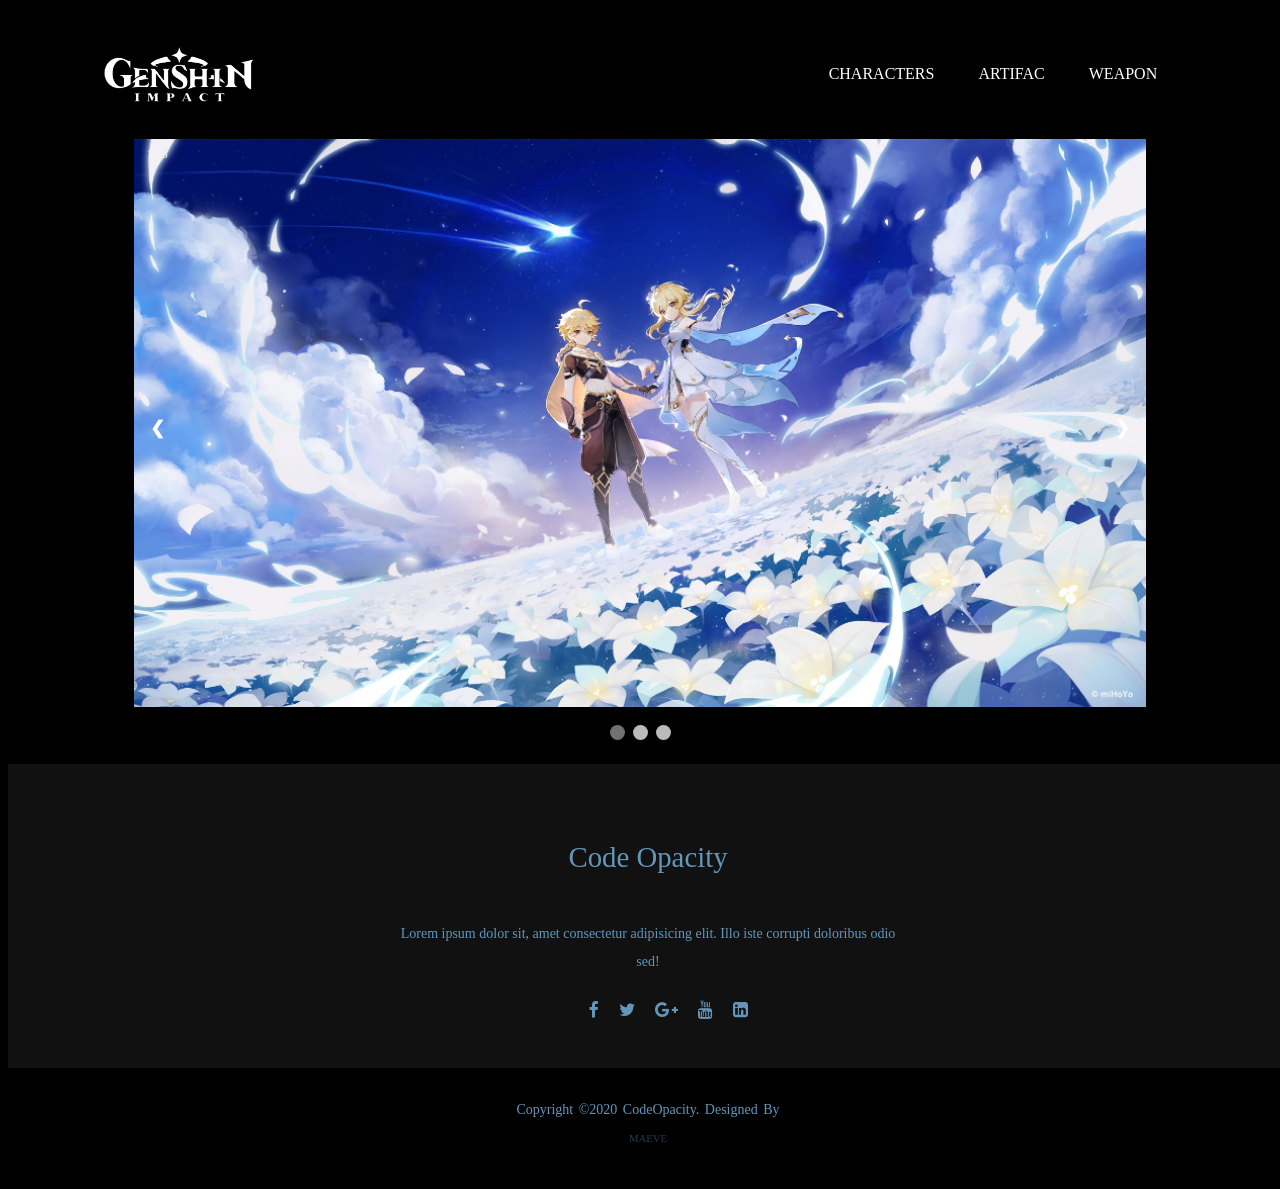
<file: index.html>
<!DOCTYPE html>
<html>
<head>
    <meta name="viewport" content="width=device-width, initial-scale=1">
    <link rel="stylesheet" href="index.css">
    <link rel="stylesheet" href="https://stackpath.bootstrapcdn.com/font-awesome/4.7.0/css/font-awesome.min.css">
    <title>Genshin Impact</title>
</head>
<body>
    <div class="banner">
        <div class="navbar">
            <a href="home.html"><img src="img/pic1.png" class="logo"></a> 
            <div class="menu">
                <ul>
                    <li><a href="characters.html">characters</a></li>
                    <li><a href="http://">artifac</a></li>
                    <li><a href="http://">weapon</a></li>
                </ul>
            </div>
        </div>
    <div class="slideshow-container">
        <div class="mySlides fade">
            <div class="numbertext">1 / 3</div>
            <img src="img/Genshin Impact HD Wallpaper.png" style="width:100%">
            <div class="text"></div>
        </div>
        <div class="mySlides fade">
            <div class="numbertext">2 / 3</div>
            <img src="img/genshin impact anime game live wallpaper › Live Wallpapers or Animated Wallpapers Videos - Images _ DesktopHut.webp" style="width:100%">
            <div class="text"></div>
        </div>
        <div class="mySlides fade">
            <div class="numbertext">3 / 3</div>
            <img src="img/•°GENSHIN IMPACT•°.jpg" style="width:100%">
            <div class="text"></div>
        </div>
        <a class="prev" onclick="plusSlides(-1)">&#10094;</a>
        <a class="next" onclick="plusSlides(1)">&#10095;</a>
    </div>
    <br>
    <div style="text-align:center">
        <span class="dot" onclick="currentSlide(1)"></span>
        <span class="dot" onclick="currentSlide(2)"></span>
        <span class="dot" onclick="currentSlide(3)"></span>
    </div>
    <script src="script.js"></script>
    <footer>
        <div class="footer-content">
            <h3>code opacity</h3>
            <p>Lorem ipsum dolor sit, amet consectetur adipisicing elit. Illo iste corrupti doloribus odio sed!</p>
            <ul class="socials">
                <li><a href="#"><i class="fa fa-facebook"></i></a></li>
                <li><a href="#"><i class="fa fa-twitter"></i></a></li>
                <li><a href="#"><i class="fa fa-google-plus"></i></a></li>
                <li><a href="#"><i class="fa fa-youtube"></i></a></li>
                <li><a href="#"><i class="fa fa-linkedin-square"></i></a></li>
            </ul>
        </div>
        <div class="footer-bottom">
            <p>copyright &copy;2020 codeOpacity. designed by <h6>maeve</h6></p>
        </div>
    </footer>
</body>
</html>
</file>
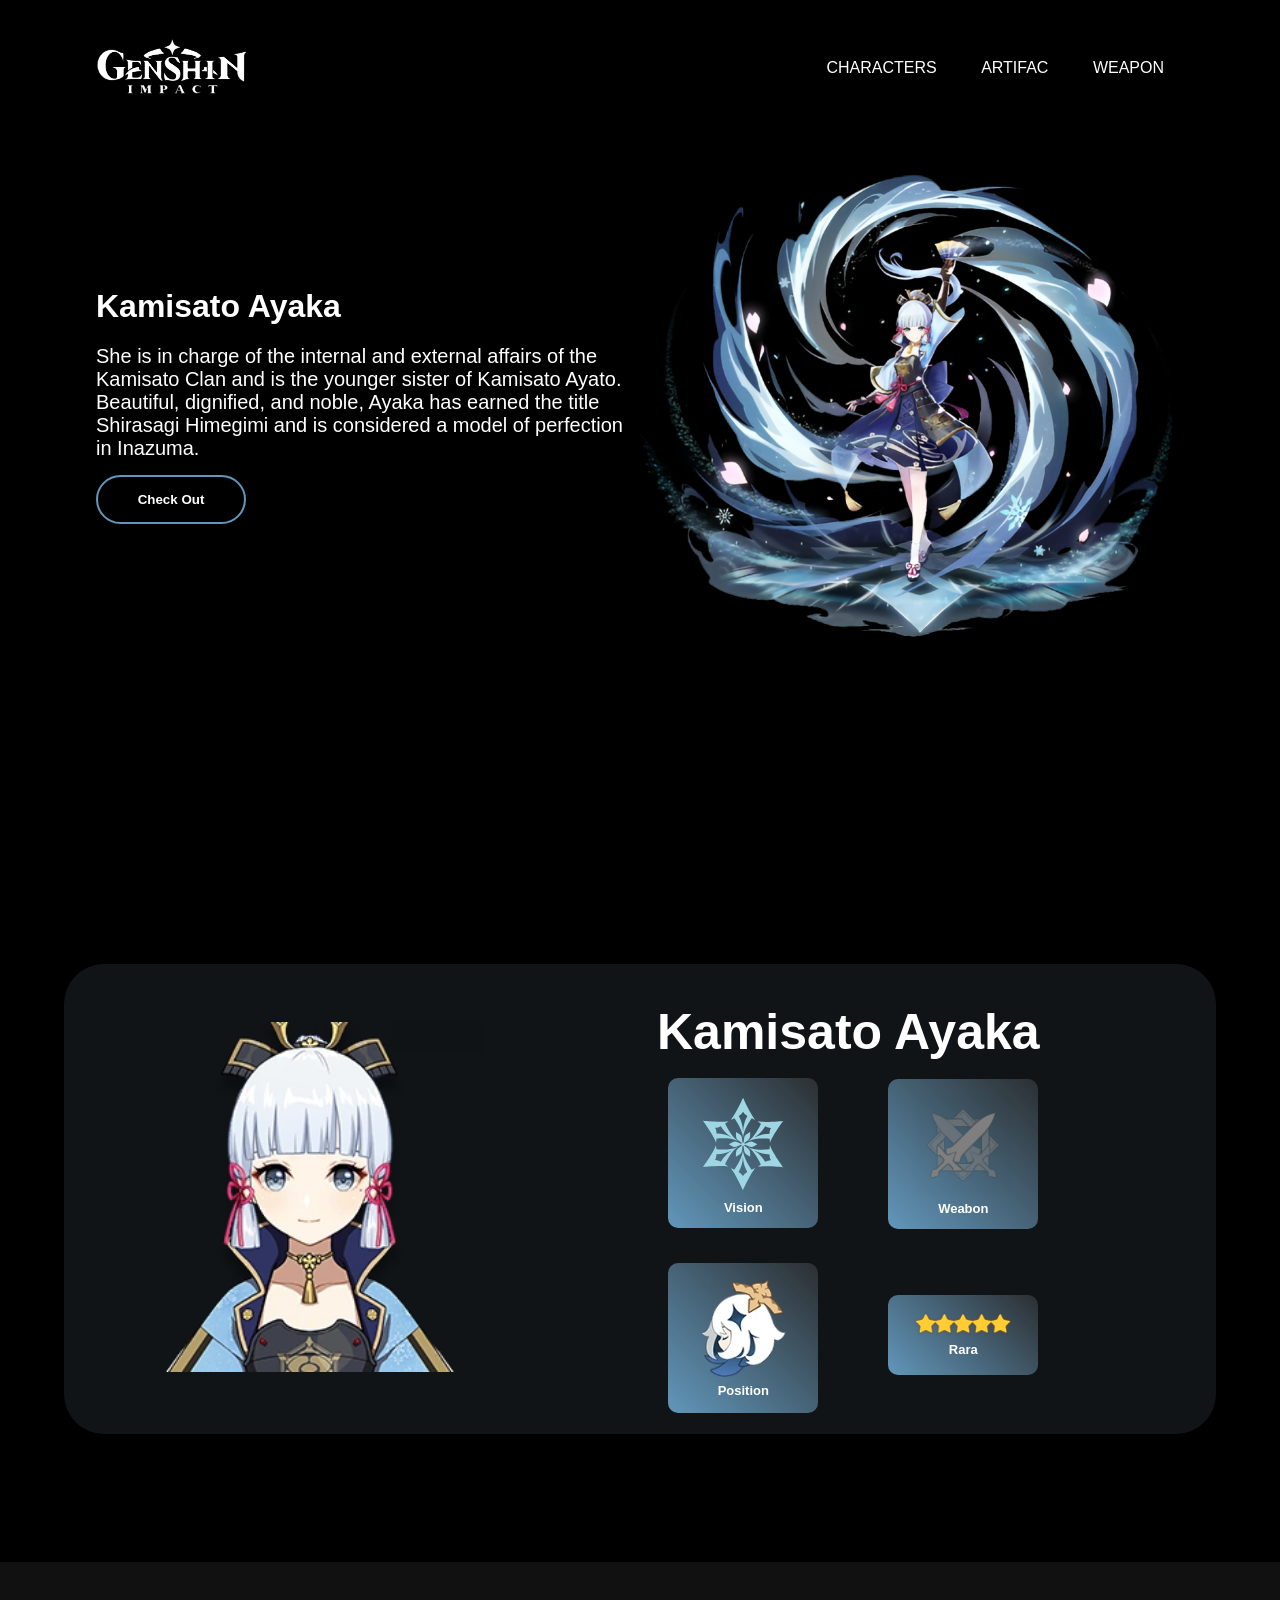
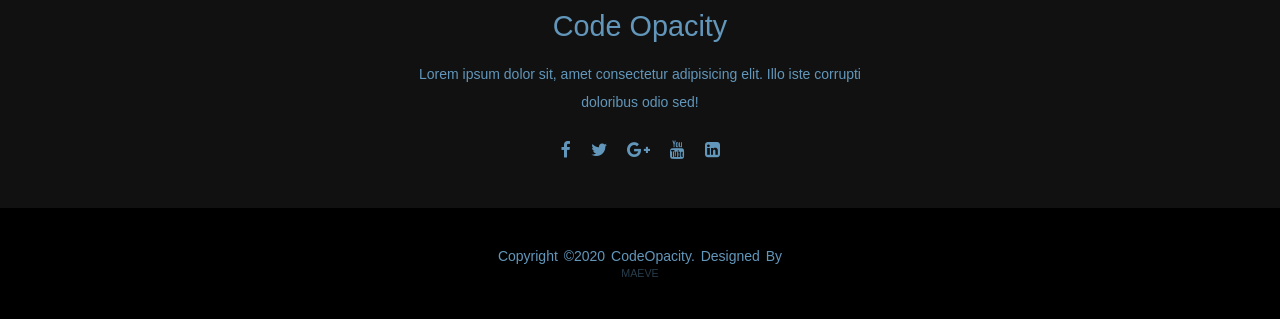
<file: ayaka.html>
<!DOCTYPE html>
<html lang="en">
<head>
    <meta charset="UTF-8">
    <meta http-equiv="X-UA-Compatible" content="IE=edge">
    <meta name="viewport" content="width=device-width, initial-scale=1.0">
    <title>Ayaka</title>
    <link rel="stylesheet" href="ayaka.css">
    <link rel="stylesheet" href="https://stackpath.bootstrapcdn.com/font-awesome/4.7.0/css/font-awesome.min.css">

</head>
<body>
    <div class="banner">
        <div class="navbar">
            <a href="home.html"><img src="img/pic1.png" class="logo"></a> 
            <div class="menu">
                <ul>
                    <li><a href="http://">characters</a></li>
                    <li><a href="http://">artifac</a></li>
                    <li><a href="http://">weapon</a></li>
                </ul>
            </div>
        </div>
        <div class="body">
            <div class="pa">
                <h1>
                    Kamisato Ayaka 
                </h1> 
            <p>
                She is in charge of the internal and external affairs of the Kamisato Clan and is the younger sister of Kamisato Ayato. Beautiful, dignified, and noble, Ayaka has earned the title Shirasagi Himegimi and is considered a model of perfection in Inazuma.
            </p>
            <div>
            <a href="payment.html"><button type="button"><span></span>Check Out</button></a>
            </div>
            </div>
            <div><img src="img/pic3.png" alt="ayaka"></div>
           
            </div>
            
    </div>
    <div class="part2">
        <div class="cryovison">
            <img src="img/PIC6.webp" alt="cryo">
        </div>
            <div class="descrip">
                <h1>
                    Kamisato Ayaka
                </h1>
                <div class="flip-card">
                    <div class="flip-card-inner">
                        <div class="flip-card-front">
                            <img src="img/PIC7.svg" alt="">
                            <h3>Vision</h3>
                        </div>
                        <div class="flip-card-back">
                            <img src="img/PIC7.svg" alt="">
                            <h1>Cryo</h1>
                            
                        </div>
                    </div>
                </div>
                <div class="flip-card2">
                    <div class="flip-card-inner2">
                        <div class="flip-card-front2">
                            <img src="img/PIC5.webp" alt="">
                            <h3>Weabon</h3>
                        </div>
                        <div class="flip-card-back2">
                            <img src="img/PIC5.webp" alt="">
                            <h1>Saword</h1>
                            
                        </div>
                    </div>
                </div>
                <div class="flip-card3">
                    <div class="flip-card-inner3">
                        <div class="flip-card-front3">
                            <img src="img/PIC9.webp" alt="">
                            <h3>Position</h3>
                        </div>
                        <div class="flip-card-back3">
                            <img src="img/PIC9.webp" alt="">
                            <h1>Mani DPS</h1>
                            
                        </div>
                    </div>
                </div>
                <div class="flip-card4">
                    <div class="flip-card-inner4">
                        <div class="flip-card-front4">
                            <img src="img/PIC8.webp" alt="">
                            <h3>Rara</h3>
                        </div>
                        <div class="flip-card-back4">
                            <img src="img/PIC8.webp" alt="">
                            <h1>5 Stars</h1>
                            
                        </div>
                    </div>
                </div>
            </div>
    </div>
    <footer>
        <div class="footer-content">
            <h3>code opacity</h3>
            <p>Lorem ipsum dolor sit, amet consectetur adipisicing elit. Illo iste corrupti doloribus odio sed!</p>
            <ul class="socials">
                <li><a href="#"><i class="fa fa-facebook"></i></a></li>
                <li><a href="#"><i class="fa fa-twitter"></i></a></li>
                <li><a href="#"><i class="fa fa-google-plus"></i></a></li>
                <li><a href="#"><i class="fa fa-youtube"></i></a></li>
                <li><a href="#"><i class="fa fa-linkedin-square"></i></a></li>
            </ul>
        </div>
        <div class="footer-bottom">
            <p>copyright &copy;2020 codeOpacity. designed by <h6>maeve</h6></p>
        </div>
    </footer>
    </div>
</body>
</html>
</file>
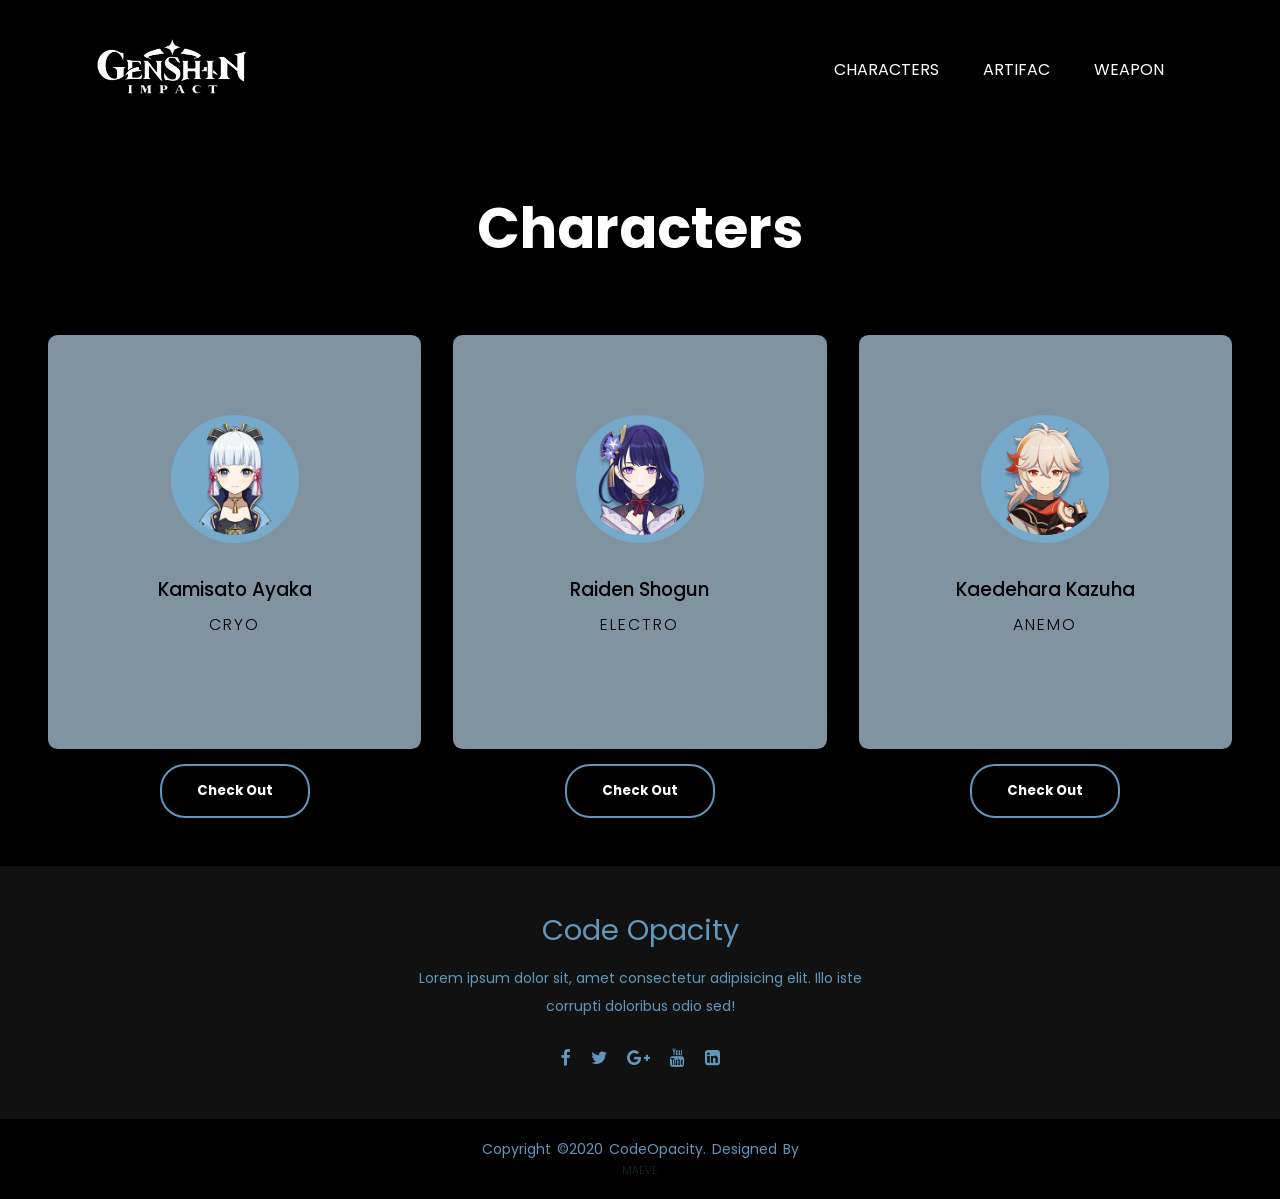
<file: characters.html>
<!DOCTYPE html>
<html lang="en">
  <head>
    <meta name="viewport" content="width=device-width, initial-scale=1.0" />
    <title>Characters</title>
    <!-- Font Awesome -->
    <link
      rel="stylesheet"
      href="https://cdnjs.cloudflare.com/ajax/libs/font-awesome/5.15.4/css/all.min.css"
    />
    <!-- Google Font -->
    <link
      href="https://fonts.googleapis.com/css2?family=Poppins:wght@300;500;600&display=swap"
      rel="stylesheet"
    />
    <!-- Stylesheet -->
    <link rel="stylesheet" href="characters.css" />
    <link rel="stylesheet" href="https://stackpath.bootstrapcdn.com/font-awesome/4.7.0/css/font-awesome.min.css">
  </head>
  <body>
    <div class="banner">
        <div class="navbar">
           <a href="home.html"><img src="img/pic1.png" class="logo"></a> 
            <div class="menu">
                <ul>
                    <li><a href="characters.html">characters</a></li>
                    <li><a href="http://">artifac</a></li>
                    <li><a href="http://">weapon</a></li>
                </ul>
            </div>
        </div>
    <section>
      <div class="row">
        <h1>Characters</h1>
      </div>
      <div class="row">
        <!-- Column 1-->
        <div class="column">
          <div class="card">
            <div class="img-container">
              <img src="img/PIC6.webp" />
            </div>
            <h3> Kamisato Ayaka </h3>
            <p>CRYO</p>
           <!--<div class="icons">
              <a href="#">
                <i class="fab fa-twitter"></i>
              </a>
              <a href="#">
                <i class="fab fa-linkedin"></i>
              </a>
              <a href="#">
                <i class="fas fa-envelope"></i>
              </a>
            </div>--> 
           
          </div><a href="ayaka.html"><button type="button"><span></span>Check Out</button></a>
        </div>
         
        <!-- Column 2-->
        <div class="column">
          <div class="card">
            <div class="img-container">
              <img src="img/pic11.webp" />
            </div>
            <h3>Raiden Shogun</h3>
            <p>ELECTRO</p>
           <!-- <div class="icons">
              <a href="#">
                <i class="fab fa-twitter"></i>
              </a>
              <a href="#">
                <i class="fab fa-linkedin"></i>
              </a>
              <a href="#">
                <i class="fas fa-envelope"></i>
              </a>
            </div>-->
          </div><a href="payment.html"><button type="button"><span></span>Check Out</button></a>
        </div>
        
        <!-- Column 3-->
        <div class="column">
          <div class="card">
            <div class="img-container">
              <img src="img/pic10.webp" />
            </div>
            <h3> Kaedehara Kazuha</h3>
            <p>ANEMO</p>
           <!-- <div class="icons">
              <a href="#">
                <i class="fab fa-twitter"></i>
              </a>
              <a href="#">
                <i class="fab fa-linkedin"></i>
              </a>
              <a href="#">
                <i class="fas fa-envelope"></i>
              </a>
            </div>-->
          </div> <a href="payment.html"><button type="button"><span></span>Check Out</button></a>
        </div>
       
      </div>
    </section>
    <footer>
        <div class="footer-content">
            <h3>code opacity</h3>
            <p>Lorem ipsum dolor sit, amet consectetur adipisicing elit. Illo iste corrupti doloribus odio sed!</p>
            <ul class="socials">
                <li><a href="#"><i class="fa fa-facebook"></i></a></li>
                <li><a href="#"><i class="fa fa-twitter"></i></a></li>
                <li><a href="#"><i class="fa fa-google-plus"></i></a></li>
                <li><a href="#"><i class="fa fa-youtube"></i></a></li>
                <li><a href="#"><i class="fa fa-linkedin-square"></i></a></li>
            </ul>
        </div>
        <div class="footer-bottom">
            <p>copyright &copy;2020 codeOpacity. designed by <h6>maeve</h6></p>
        </div>
    </footer>
  </body>
</html>
</file>
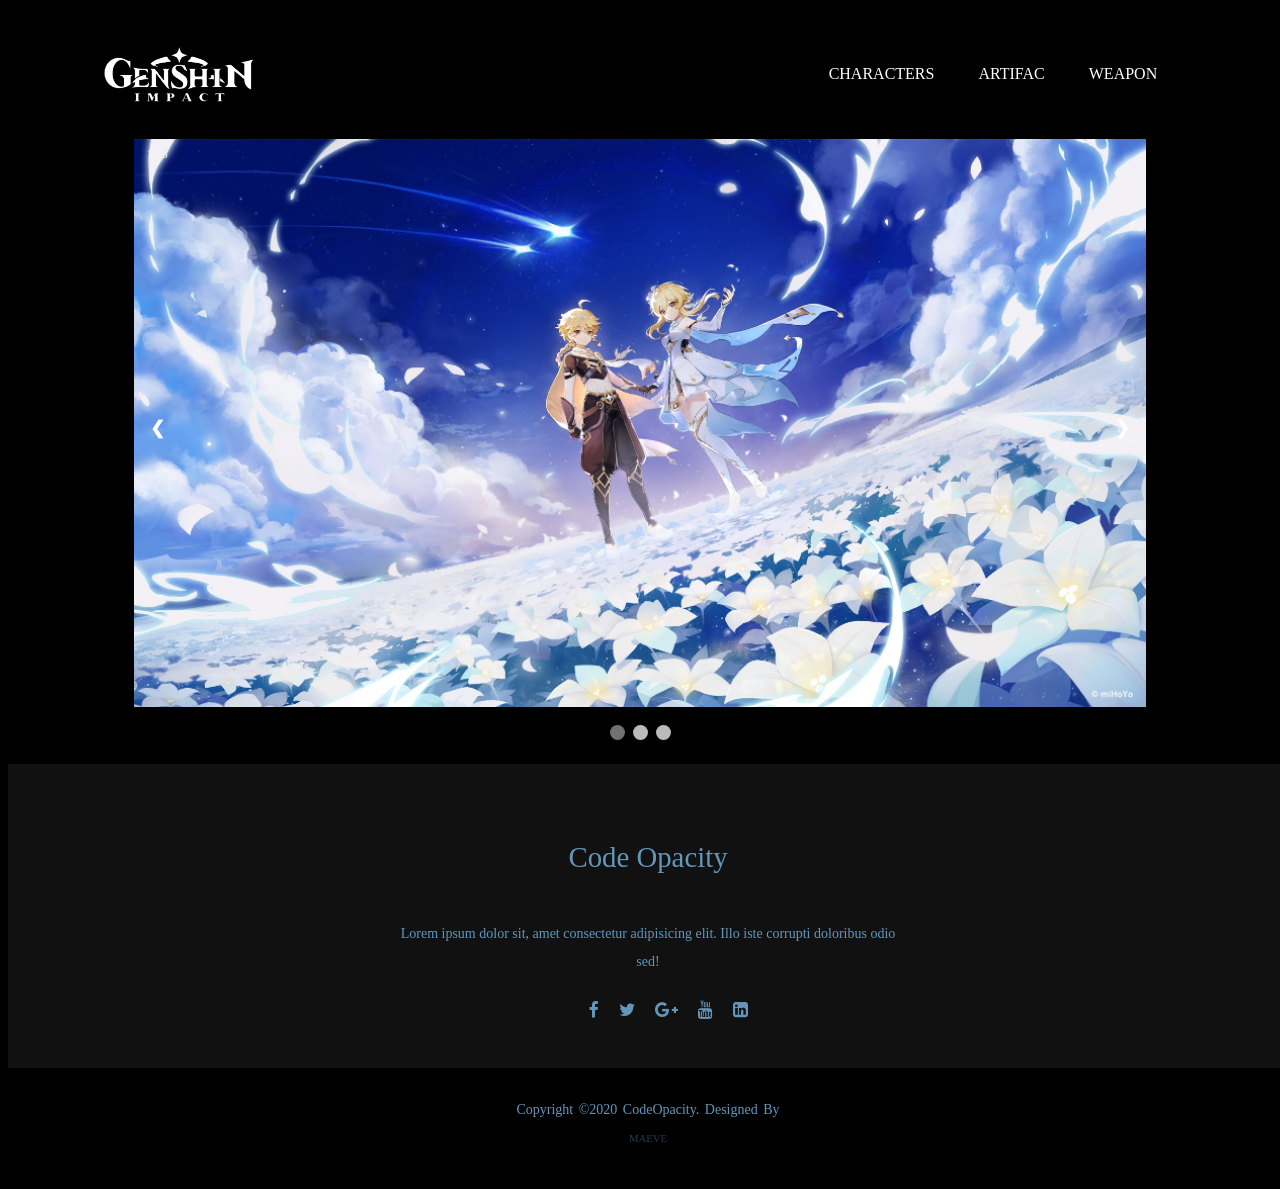
<file: home.html>
<!DOCTYPE html>
<html>
<head>
    <meta name="viewport" content="width=device-width, initial-scale=1">
    <link rel="stylesheet" href="home.css">
    <link rel="stylesheet" href="https://stackpath.bootstrapcdn.com/font-awesome/4.7.0/css/font-awesome.min.css">
    <title>Genshin Impact</title>
</head>
<body>
    <div class="banner">
        <div class="navbar">
            <a href="home.html"><img src="img/pic1.png" class="logo"></a> 
            <div class="menu">
                <ul>
                    <li><a href="characters.html">characters</a></li>
                    <li><a href="http://">artifac</a></li>
                    <li><a href="http://">weapon</a></li>
                </ul>
            </div>
        </div>
    <div class="slideshow-container">
        <div class="mySlides fade">
            <div class="numbertext">1 / 3</div>
            <img src="img/Genshin Impact HD Wallpaper.png" style="width:100%">
            <div class="text"></div>
        </div>
        <div class="mySlides fade">
            <div class="numbertext">2 / 3</div>
            <img src="img/genshin impact anime game live wallpaper › Live Wallpapers or Animated Wallpapers Videos - Images _ DesktopHut.webp" style="width:100%">
            <div class="text"></div>
        </div>
        <div class="mySlides fade">
            <div class="numbertext">3 / 3</div>
            <img src="img/•°GENSHIN IMPACT•°.jpg" style="width:100%">
            <div class="text"></div>
        </div>
        <a class="prev" onclick="plusSlides(-1)">&#10094;</a>
        <a class="next" onclick="plusSlides(1)">&#10095;</a>
    </div>
    <br>
    <div style="text-align:center">
        <span class="dot" onclick="currentSlide(1)"></span>
        <span class="dot" onclick="currentSlide(2)"></span>
        <span class="dot" onclick="currentSlide(3)"></span>
    </div>
    <script src="script.js"></script>
    <footer>
        <div class="footer-content">
            <h3>code opacity</h3>
            <p>Lorem ipsum dolor sit, amet consectetur adipisicing elit. Illo iste corrupti doloribus odio sed!</p>
            <ul class="socials">
                <li><a href="#"><i class="fa fa-facebook"></i></a></li>
                <li><a href="#"><i class="fa fa-twitter"></i></a></li>
                <li><a href="#"><i class="fa fa-google-plus"></i></a></li>
                <li><a href="#"><i class="fa fa-youtube"></i></a></li>
                <li><a href="#"><i class="fa fa-linkedin-square"></i></a></li>
            </ul>
        </div>
        <div class="footer-bottom">
            <p>copyright &copy;2020 codeOpacity. designed by <h6>maeve</h6></p>
        </div>
    </footer>
</body>
</html>
</file>
<file: index.css>
/* COPYRIGHT- CODING WITH NICK*/

body {
    font-family: "Open Sans";
    background: #000000;
    
}
.banner{
    width: 100%;
    height: 100vh;
    
}
.navbar{
    width: 85%;
    margin: auto;
    padding: 35px 0;
    display: flex;
    align-items: center;
    justify-content: space-between;
}
.logo{
    width: 150px;
    cursor: pointer;
}
.navbar ul li {
    list-style: none;
    display: inline-block;
    margin: 0 20px;
    position: relative;

}
.navbar ul li a{
    text-decoration: none;
    color: #fff;
    text-transform: uppercase;

}
.navbar ul li ::after{
    content: ' ';
    height: 3px;
    width: 0;
    background: #6297BB;
    position: absolute;
    left: 0;
    bottom: -10px;
    transition: 0.5s ;
}
.navbar ul li :hover::after{
    width: 100%;
}
.mySlides {
    display: none
}
img {
    vertical-align: middle;
}
/* Slideshow container */
.slideshow-container {
  max-width: 80%;
  position: relative;
  margin: auto;
}
/* Next & previous buttons */
.prev, .next {
  cursor: pointer;
  position: absolute;
  top: 50%;
  width: auto;
  padding: 16px;
  margin-top: -22px;
  color: white;
  font-weight: bold;
  font-size: 18px;
  transition: 0.6s ease;
  border-radius: 0 3px 3px 0;
  user-select: none;
}
/* Position the "next button" to the right */
.next {
  right: 0;
  border-radius: 3px 0 0 3px;
}
/* On hover, add a black background color with a little bit see-through */
.prev:hover, .next:hover {
  background-color: rgba(0,0,0,0.8);
}
/* Caption text */
.text {
  color: #f2f2f2;
  font-size: 15px;
  padding: 8px 12px;
  position: absolute;
  bottom: 8px;
  width: 100%;
  text-align: center;
}
/* Number text (1/3 etc) */
.numbertext {
  color: #f2f2f2;
  font-size: 12px;
  padding: 8px 12px;
  position: absolute;
  top: 0;
}
/* The dots/bullets/indicators */
.dot {
  cursor: pointer;
  height: 15px;
  width: 15px;
  margin: 0 2px;
  background-color: #bbb;
  border-radius: 50%;
  display: inline-block;
  transition: background-color 0.6s ease;
}
.active, .dot:hover {
  background-color: #717171;
}
footer{
    margin-top: 20px;
    background: #111;
    height: auto;
    width: 100vw;
    font-family: "Open Sans";
    padding-top: 40px;
    color:#6297BB;
}
.footer-content{
    display: flex;
    align-items: center;
    justify-content: center;
    flex-direction: column;
    text-align: center;
}
.footer-content h3{
    font-size: 1.8rem;
    font-weight: 400;
    text-transform: capitalize;
    line-height: 3rem;
}
.footer-content p{
    max-width: 500px;
    margin: 10px auto;
    line-height: 28px;
    font-size: 14px;
    color: #6297BB;
}
.socials{
    list-style: none;
    display: flex;
    align-items: center;
    justify-content: center;
    margin: 1rem 0 3rem 0;
}
.socials li{
    margin: 0 10px;
}
.socials a{
    text-decoration: none;
    color:#6297BB;
}
.socials a i{
    font-size: 1.1rem;
    transition: color .4s ease;

}
.socials a:hover i{
    color:#022a45
}

.footer-bottom{
    background: #000;
    width: 100vw;
    padding: 20px 0;
    text-align: center;
}
.footer-bottom p{
    font-size: 14px;
    word-spacing: 2px;
    text-transform: capitalize;
    color: #6297BB;
}
.footer-bottom h6{
    text-transform: uppercase;
    opacity: .4;
    margin-top: 3px;
    font-weight: 200;
}
/* Fading animation */
.fade {
  -webkit-animation-name: fade;
  -webkit-animation-duration: 1.5s;
  animation-name: fade;
  animation-duration: 1.5s;
}
@-webkit-keyframes fade {
  from {opacity: .4} 
  to {opacity: 1}
}
@keyframes fade {
  from {opacity: .4} 
  to {opacity: 1}
}
/* On smaller screens, decrease text size */
@media only screen and (max-width: 300px) {
  .prev, .next,.text {font-size: 11px}
.dot{
 height: 10px;
  width: 10px;
}
@media only screen and (max-width: 500px) {
  .prev, .next,.text {font-size: 14px}
}}
</file>
<file: ayaka.css>
*{
    margin: 0;
    padding: 0;
    font-family: sans-serif;
    
}
body{
    background: #000000;
}
.banner{
    width: 100%;
    height: 100vh;
    
}
.navbar{
    width: 85%;
    margin: auto;
    padding: 35px 0;
    display: flex;
    align-items: center;
    justify-content: space-between;
}
.logo{
    width: 150px;
    cursor: pointer;
}
.navbar ul li {
    list-style: none;
    display: inline-block;
    margin: 0 20px;
    position: relative;

}
.navbar ul li a{
    text-decoration: none;
    color: #fff;
    text-transform: uppercase;

}
.navbar ul li ::after{
    content: ' ';
    height: 3px;
    width: 0;
    background: #6297BB;
    position: absolute;
    left: 0;
    bottom: -10px;
    transition: 0.5s ;
}
.navbar ul li :hover::after{
    width: 100%;
}
button{
    width: 150px;
    padding: 15px 0;
    text-align: center;
    margin-top: 15px;
    border-radius: 25px;
    font-weight: bold;
    border: 2px solid #6297BB;
    background: transparent;
    color: #fff;
    cursor: pointer;
    position: relative;
    overflow: hidden;
}
span{
    background: #6297BB;
    height: 100%;
    width: 0;
    border-radius: 25px;
    position:absolute;
    left: 0;
    bottom: 0;
    z-index: -1;
    transition: 0.5s;
}
button:hover span{
    width: 100%;
}
button:hover{
    border: none;
}
.body{
    width: 85%;
    margin: auto;
    padding: 35px 0;
    display: flex;
    align-items: center;
    justify-content: space-between;
}
img{
    width: 550px;
}
p{
    margin-top: 20px;
    color: #fff;
    font-size:20px;
}
h1{
    color: #fff;
}
.pa{
    width: 50%;
}
.part2{
    background: #4255613e;
    width: 90%;
    height: 400px;
    border-radius: 40px;
    margin-top: 5%;
    margin-left: auto;
    margin-bottom: 10%;
    margin-right: auto;
    padding: 35px 0;
    display: flex;
    align-items: center;
    justify-content: space-between;
}
.cryovison img{
    width: 350px;
    margin-left:  20%;
}
.descrip{
    margin-top: auto;
    margin-left: 25%;
    margin-bottom: auto;
    margin-right: auto;
    font-size: 25px;
    color: #fff;
}
.descrip h1{
    margin-left: -45px;
    margin-top: -20PX;
}
.descrip ul li {
    margin-top: 20px;
    list-style: none;
}
.descrip ul li a{
    text-decoration: none;
    color: #fff;
}
.descrip ul li a:hover{
    color: #6297BB;
}
/* فليب كارد بداية*/
.flip-card{
    margin-top: 5%; 
     margin-left: -10%;
     background-color: transparent;
     width: 150px;
     height: 150px;
     perspective: 1000px;
 }
 .flip-card-inner{
     position: relative;
     width: 100%;
     height: 100%;
     text-align: center;
     transition: transform 0.6s;
     transform-style: preserve-3d;
 }
 .flip-card:hover .flip-card-inner{
     transform:rotateY(180deg);
 }
 .flip-card-front, .flip-card-back{
     position: absolute;
     width: 100%;
     height: 100%;
     -webkit-backface-visibility: hidden;
     backface-visibility: hidden;
     border-radius: 10px;
 }
 .flip-card-front{
     background-image: linear-gradient(45deg,#6297BB,rgba(255, 255, 255, 0.119));
 }
 .flip-card-front img{
     width: 100px;
     margin-top: 1rem;
 }
 .flip-card-back{
     background-image: linear-gradient(45deg,rgba(255, 255, 255, 0.187),#6297BB);    color: #fff;
     transform: rotatey(180deg);
 }
 .flip-card-back img{
     width: 80px;
     margin-top: 1rem;
 }
 .flip-card-back h1{
     margin: 0;
     font-size: 20px;
 }
/* فليب كارد*/
.flip-card2{
    margin-top: -44%; 
     margin-left: 55%;
     background-color: transparent;
     width: 150px;
     height: 150px;
     perspective: 1000px;
 }
 .flip-card-inner2{
     position: relative;
     width: 100%;
     height: 100%;
     text-align: center;
     transition: transform 0.6s;
     transform-style: preserve-3d;
 }
 .flip-card2:hover .flip-card-inner2{
     transform:rotateY(180deg);
 }
 .flip-card-front2, .flip-card-back2{
     position: absolute;
     width: 100%;
     height: 100%;
     -webkit-backface-visibility: hidden;
     backface-visibility: hidden;
     border-radius: 10px;
 }
 .flip-card-front2{
     background-image: linear-gradient(45deg,#6297BB,rgba(255, 255, 255, 0.119));
 }
 .flip-card-front2 img{
     width: 100px;
     margin-top: 1rem;
 }
 .flip-card-back2{
     background-image: linear-gradient(45deg,rgba(255, 255, 255, 0.187),#6297BB);    color: #fff;
     transform: rotatey(180deg);
 }
 .flip-card-back2 img{
     width: 80px;
     margin-top: 1rem;
 }
 .flip-card-back2 h1{
     margin: 0;
     font-size: 20px;
 }
 /* فليب كارد*/
.flip-card3{
    margin-top: 10%; 
     margin-left: -10%;
     background-color: transparent;
     width: 150px;
     height: 150px;
     perspective: 1000px;
 }
 .flip-card-inner3{
     position: relative;
     width: 100%;
     height: 100%;
     text-align: center;
     transition: transform 0.6s;
     transform-style: preserve-3d;
 }
 .flip-card3:hover .flip-card-inner3{
     transform:rotateY(180deg);
 }
 .flip-card-front3, .flip-card-back3{
     position: absolute;
     width: 100%;
     height: 100%;
     -webkit-backface-visibility: hidden;
     backface-visibility: hidden;
     border-radius: 10px;
 }
 .flip-card-front3{
     background-image: linear-gradient(45deg,#6297BB,rgba(255, 255, 255, 0.119));
 }
 .flip-card-front3 img{
     width: 85px;
     margin-top: 1rem;
 }
 .flip-card-back3{
     background-image: linear-gradient(45deg,rgba(255, 255, 255, 0.187),#6297BB);    color: #fff;
     transform: rotatey(180deg);
 }
 .flip-card-back3 img{
     width: 75px;
     margin-top: 1rem;
 }
 .flip-card-back3 h1{
     margin: 0;
     font-size: 20px;
 }
 /* فليب كارد*/
.flip-card4{
    margin-top: -35%; 
     margin-left: 55%;
     background-color: transparent;
     width: 150px;
     height: 80px;
     perspective: 1000px;
 }
 .flip-card-inner4{
     position: relative;
     width: 100%;
     height: 100%;
     text-align: center;
     transition: transform 0.6s;
     transform-style: preserve-3d;
 }
 .flip-card4:hover .flip-card-inner4{
     transform:rotateY(180deg);
 }
 .flip-card-front4, .flip-card-back4{
     position: absolute;
     width: 100%;
     height: 100%;
     -webkit-backface-visibility: hidden;
     backface-visibility: hidden;
     border-radius: 10px;
 }
 .flip-card-front4{
     background-image: linear-gradient(45deg,#6297BB,rgba(255, 255, 255, 0.119));
 }
 .flip-card-front4 img{
     width: 100px;
     margin-top: 1rem;
 }
 .flip-card-back4{
     background-image: linear-gradient(45deg,rgba(255, 255, 255, 0.187),#6297BB);    color: #fff;
     transform: rotatey(180deg);
 }
 .flip-card-back4 img{
     width: 80px;
     margin-top: 1rem;
 }
 .flip-card-back4 h1{
     margin: 0;
     font-size: 20px;
 }
 h3{
    font-size: small;
 }
 footer{
    background: #111;
    height: auto;
    width: 100vw;
    font-family: "Open Sans";
    padding-top: 40px;
    color:#6297BB;
}
.footer-content{
    display: flex;
    align-items: center;
    justify-content: center;
    flex-direction: column;
    text-align: center;
}
.footer-content h3{
    font-size: 1.8rem;
    font-weight: 400;
    text-transform: capitalize;
    line-height: 3rem;
}
.footer-content p{
    max-width: 500px;
    margin: 10px auto;
    line-height: 28px;
    font-size: 14px;
    color: #6297BB;
}
.socials{
    list-style: none;
    display: flex;
    align-items: center;
    justify-content: center;
    margin: 1rem 0 3rem 0;
}
.socials li{
    margin: 0 10px;
}
.socials a{
    text-decoration: none;
    color:#6297BB;
}
.socials a i{
    font-size: 1.1rem;
    transition: color .4s ease;

}
.socials a:hover i{
    color:#022a45
}

.footer-bottom{
    background: #000;
    width: 100vw;
    padding: 20px 0;
    text-align: center;
}
.footer-bottom p{
    font-size: 14px;
    word-spacing: 2px;
    text-transform: capitalize;
    color: #6297BB;
}
.footer-bottom h6{
    text-transform: uppercase;
    opacity: .4;
    margin-top: 3px;
    font-weight: 200;
}
</file>
<file: characters.css>
* {
    padding: 0;
    margin: 0;
    box-sizing: border-box;
    font-family: "Poppins", sans-serif;
  }
  body {
    background-color: #000000;
  }
  .banner{
    width: 100%;
    height: 100vh;
    
}
.navbar{
    width: 85%;
    margin: auto;
    padding: 35px 0;
    display: flex;
    align-items: center;
    justify-content: space-between;
}
.logo{
    width: 150px;
    cursor: pointer;
}
.navbar ul li {
    list-style: none;
    display: inline-block;
    margin: 0 20px;
    position: relative;

}
.navbar ul li a{
    text-decoration: none;
    color: #fff;
    text-transform: uppercase;

}
.navbar ul li ::after{
    content: ' ';
    height: 3px;
    width: 0;
    background: #6297BB;
    position: absolute;
    left: 0;
    bottom: -10px;
    transition: 0.5s ;
}
.navbar ul li :hover::after{
    width: 100%;
}
  .row {
    display: flex;
    flex-wrap: wrap;
    padding: 2em 1em;
    text-align: center;
  }
  .column {
    width: 100%;
    padding: 0.5em 0;
    
  }
  h1 {
    width: 100%;
    text-align: center;
    font-size: 3.5em;
    color:#ffffff;
  }
  .card {
    box-shadow: 0 0 2.4em rgba(25, 0, 58, 0.1);
    padding: 3.5em 1em;
    border-radius: 0.6em;
    color: #000000;
    cursor: pointer;
    transition: 0.3s;
    background-color: #8093a0
  }
  .card .img-container {
    width: 8em;
    height: 8em;
    background-color: #73b3ddb6;
    padding: 0.5em;
    border-radius: 50%;
    margin: 0 auto 2em auto;
  }
  .card img {
    width: 100%;
    border-radius: 50%;
  }
  .card h3 {
    font-weight: 500;
  }
  .card p {
    font-weight: 300;
    text-transform: uppercase;
    margin: 0.5em 0 2em 0;
    letter-spacing: 2px;
  }
  .icons {
    width: 50%;
    min-width: 180px;
    margin: auto;
    display: flex;
    justify-content: space-between;
  }
  .card a {
    text-decoration: none;
    color: inherit;
    font-size: 1.4em;
  }
  .card:hover {
    background: linear-gradient(#6297BB, #988fbc);
    color: #ffffff;
  }
  .card:hover .img-container {
    transform: scale(1.15);
  }
  button{
    width: 150px;
    padding: 15px 0;
    text-align: center;
    margin-top: 15px;
    border-radius: 25px;
    font-weight: bold;
    border: 2px solid #6297BB;
    background: transparent;
    color: #fff;
    cursor: pointer;
    position: relative;
    overflow: hidden;
}
span{
    background: #6297BB;
    height: 100%;
    width: 0;
    border-radius: 25px;
    position:absolute;
    left: 0;
    bottom: 0;
    z-index: -1;
    transition: 0.5s;
}
button:hover span{
    width: 100%;
}
button:hover{
    border: none;
}
  footer{
    background: #111;
    height: auto;
    width: 100vw;
    font-family: "Open Sans";
    padding-top: 40px;
    color:#6297BB;
}
.footer-content{
    display: flex;
    align-items: center;
    justify-content: center;
    flex-direction: column;
    text-align: center;
}
.footer-content h3{
    font-size: 1.8rem;
    font-weight: 400;
    text-transform: capitalize;
    line-height: 3rem;
}
.footer-content p{
    max-width: 500px;
    margin: 10px auto;
    line-height: 28px;
    font-size: 14px;
    color: #6297BB;
}
.socials{
    list-style: none;
    display: flex;
    align-items: center;
    justify-content: center;
    margin: 1rem 0 3rem 0;
}
.socials li{
    margin: 0 10px;
}
.socials a{
    text-decoration: none;
    color:#6297BB;
}
.socials a i{
    font-size: 1.1rem;
    transition: color .4s ease;

}
.socials a:hover i{
    color:#022a45
}

.footer-bottom{
    background: #000;
    width: 100vw;
    padding: 20px 0;
    text-align: center;
}
.footer-bottom p{
    font-size: 14px;
    word-spacing: 2px;
    text-transform: capitalize;
    color: #6297BB;
}
.footer-bottom h6{
    text-transform: uppercase;
    opacity: .4;
    margin-top: 3px;
    font-weight: 200;
}
  @media screen and (min-width: 768px) {
    section {
      padding: 1em 7em;
    }
  }
  @media screen and (min-width: 992px) {
    section {
      padding: 1em;
    }
    .card {
      padding: 5em 1em;
    }
    .column {
      flex: 0 0 33.33%;
      max-width: 33.33%;
      padding: 0 1em;
    }
  }
</file>
<file: home.css>
/* COPYRIGHT- CODING WITH NICK*/

body {
    font-family: "Open Sans";
    background: #000000;
    
}
.banner{
    width: 100%;
    height: 100vh;
    
}
.navbar{
    width: 85%;
    margin: auto;
    padding: 35px 0;
    display: flex;
    align-items: center;
    justify-content: space-between;
}
.logo{
    width: 150px;
    cursor: pointer;
}
.navbar ul li {
    list-style: none;
    display: inline-block;
    margin: 0 20px;
    position: relative;

}
.navbar ul li a{
    text-decoration: none;
    color: #fff;
    text-transform: uppercase;

}
.navbar ul li ::after{
    content: ' ';
    height: 3px;
    width: 0;
    background: #6297BB;
    position: absolute;
    left: 0;
    bottom: -10px;
    transition: 0.5s ;
}
.navbar ul li :hover::after{
    width: 100%;
}
.mySlides {
    display: none
}
img {
    vertical-align: middle;
}
/* Slideshow container */
.slideshow-container {
  max-width: 80%;
  position: relative;
  margin: auto;
}
/* Next & previous buttons */
.prev, .next {
  cursor: pointer;
  position: absolute;
  top: 50%;
  width: auto;
  padding: 16px;
  margin-top: -22px;
  color: white;
  font-weight: bold;
  font-size: 18px;
  transition: 0.6s ease;
  border-radius: 0 3px 3px 0;
  user-select: none;
}
/* Position the "next button" to the right */
.next {
  right: 0;
  border-radius: 3px 0 0 3px;
}
/* On hover, add a black background color with a little bit see-through */
.prev:hover, .next:hover {
  background-color: rgba(0,0,0,0.8);
}
/* Caption text */
.text {
  color: #f2f2f2;
  font-size: 15px;
  padding: 8px 12px;
  position: absolute;
  bottom: 8px;
  width: 100%;
  text-align: center;
}
/* Number text (1/3 etc) */
.numbertext {
  color: #f2f2f2;
  font-size: 12px;
  padding: 8px 12px;
  position: absolute;
  top: 0;
}
/* The dots/bullets/indicators */
.dot {
  cursor: pointer;
  height: 15px;
  width: 15px;
  margin: 0 2px;
  background-color: #bbb;
  border-radius: 50%;
  display: inline-block;
  transition: background-color 0.6s ease;
}
.active, .dot:hover {
  background-color: #717171;
}
footer{
    margin-top: 20px;
    background: #111;
    height: auto;
    width: 100vw;
    font-family: "Open Sans";
    padding-top: 40px;
    color:#6297BB;
}
.footer-content{
    display: flex;
    align-items: center;
    justify-content: center;
    flex-direction: column;
    text-align: center;
}
.footer-content h3{
    font-size: 1.8rem;
    font-weight: 400;
    text-transform: capitalize;
    line-height: 3rem;
}
.footer-content p{
    max-width: 500px;
    margin: 10px auto;
    line-height: 28px;
    font-size: 14px;
    color: #6297BB;
}
.socials{
    list-style: none;
    display: flex;
    align-items: center;
    justify-content: center;
    margin: 1rem 0 3rem 0;
}
.socials li{
    margin: 0 10px;
}
.socials a{
    text-decoration: none;
    color:#6297BB;
}
.socials a i{
    font-size: 1.1rem;
    transition: color .4s ease;

}
.socials a:hover i{
    color:#022a45
}

.footer-bottom{
    background: #000;
    width: 100vw;
    padding: 20px 0;
    text-align: center;
}
.footer-bottom p{
    font-size: 14px;
    word-spacing: 2px;
    text-transform: capitalize;
    color: #6297BB;
}
.footer-bottom h6{
    text-transform: uppercase;
    opacity: .4;
    margin-top: 3px;
    font-weight: 200;
}
/* Fading animation */
.fade {
  -webkit-animation-name: fade;
  -webkit-animation-duration: 1.5s;
  animation-name: fade;
  animation-duration: 1.5s;
}
@-webkit-keyframes fade {
  from {opacity: .4} 
  to {opacity: 1}
}
@keyframes fade {
  from {opacity: .4} 
  to {opacity: 1}
}
/* On smaller screens, decrease text size */
@media only screen and (max-width: 300px) {
  .prev, .next,.text {font-size: 11px}
.dot{
 height: 10px;
  width: 10px;
}
@media only screen and (max-width: 500px) {
  .prev, .next,.text {font-size: 14px}
}}
</file>
